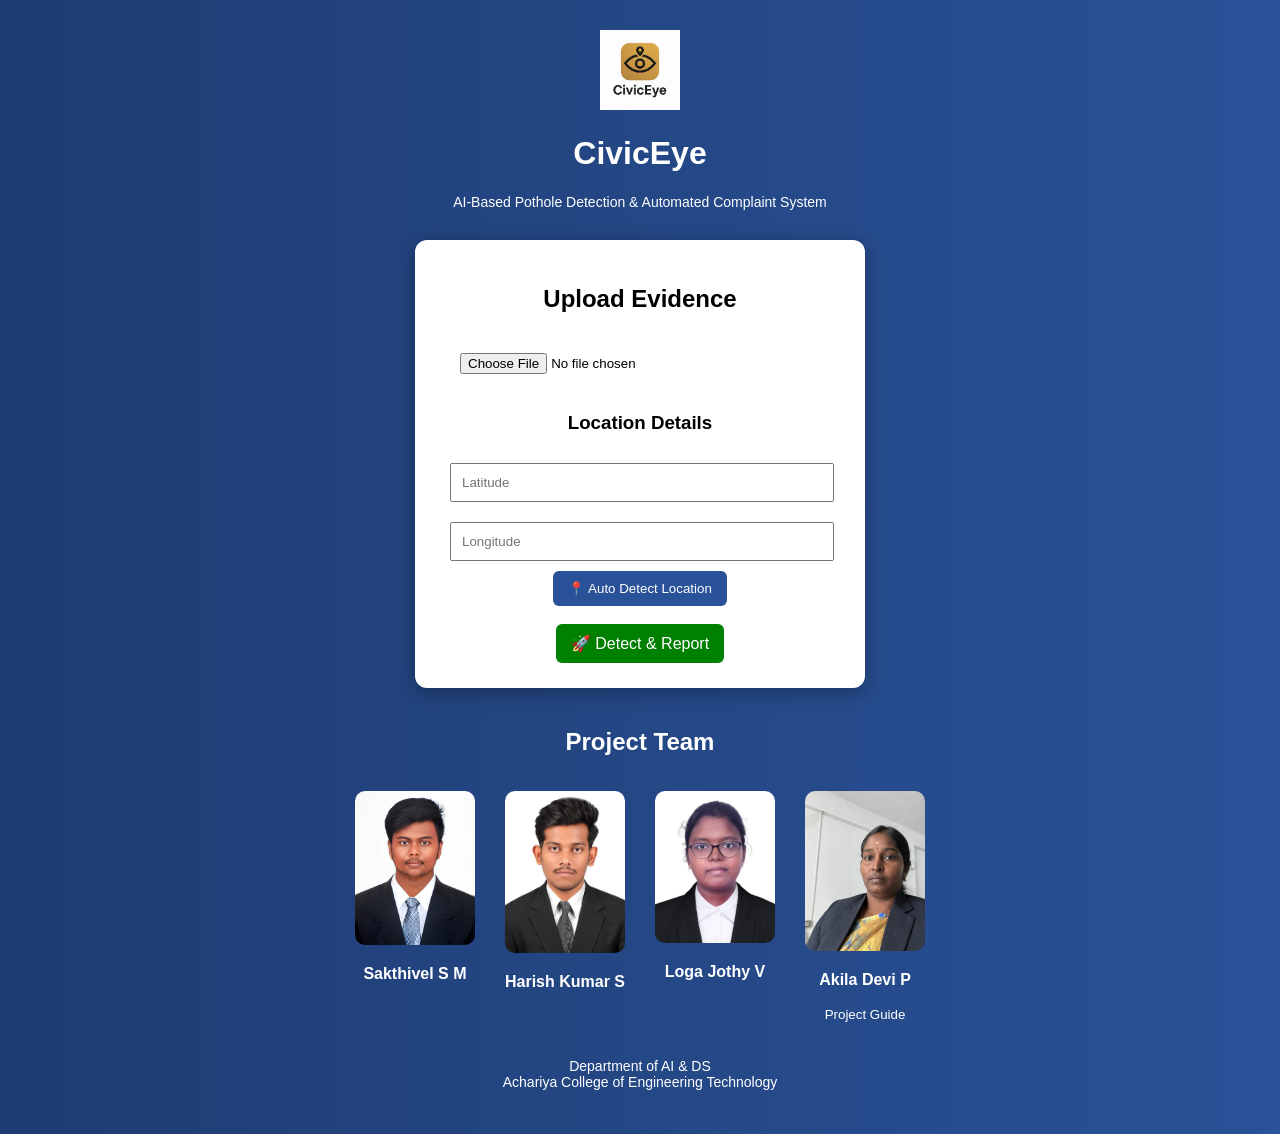
<file: templates/index.html>
<!DOCTYPE html>
<html>
<head>
    <title>CivicEye</title>
    <link rel="stylesheet" href="/static/style.css">
</head>

<body>

<div class="main">

    <!-- HEADER -->
    <div class="header">
        <img src="/static/images/logo.jpeg" class="logo">
        <h1>CivicEye</h1>
        <p class="tagline">
            AI-Based Pothole Detection & Automated Complaint System
        </p>
    </div>

    <!-- FORM CARD -->
    <div class="card">

        <h2>Upload Evidence</h2>

        <form action="/detect" method="post" enctype="multipart/form-data">

            <input type="file" name="file" required>

            <h3>Location Details</h3>

            <input type="text" name="lat" id="lat" placeholder="Latitude" required>
            <input type="text" name="lon" id="lon" placeholder="Longitude" required>

            <button type="button" onclick="getLocation()">📍 Auto Detect Location</button>

            <br><br>

            <button type="submit" class="submit-btn">🚀 Detect & Report</button>

        </form>

    </div>

    <!-- TEAM -->
    <div class="team">

        <h2>Project Team</h2>

        <div class="members">

            <div class="member">
                <img src="/static/images/sakthivel.jpg.jpeg">
                <p><b>Sakthivel S M</b></p>
            </div>

            <div class="member">
                <img src="/static/images/harish.jpg.jpeg">
                <p><b>Harish Kumar S</b></p>
            </div>

            <div class="member">
                <img src="/static/images/logajothy.jpg.jpeg">
                <p><b>Loga Jothy V</b></p>
            </div>

            <div class="member">
                <img src="/static/images/akiladevi.jpg.jpeg">
                <p><b>Akila Devi P</b></p>
                <small>Project Guide</small>
            </div>

        </div>

        <p class="college">
            Department of AI & DS<br>
            Achariya College of Engineering Technology
        </p>

    </div>

</div>

<!-- JAVASCRIPT FOR GPS -->
<script>
function getLocation() {
    if (navigator.geolocation) {
        navigator.geolocation.getCurrentPosition(function(position) {
            document.getElementById("lat").value = position.coords.latitude;
            document.getElementById("lon").value = position.coords.longitude;
        });
    } else {
        alert("Geolocation not supported");
    }
}
</script>

</body>
</html>
</file>
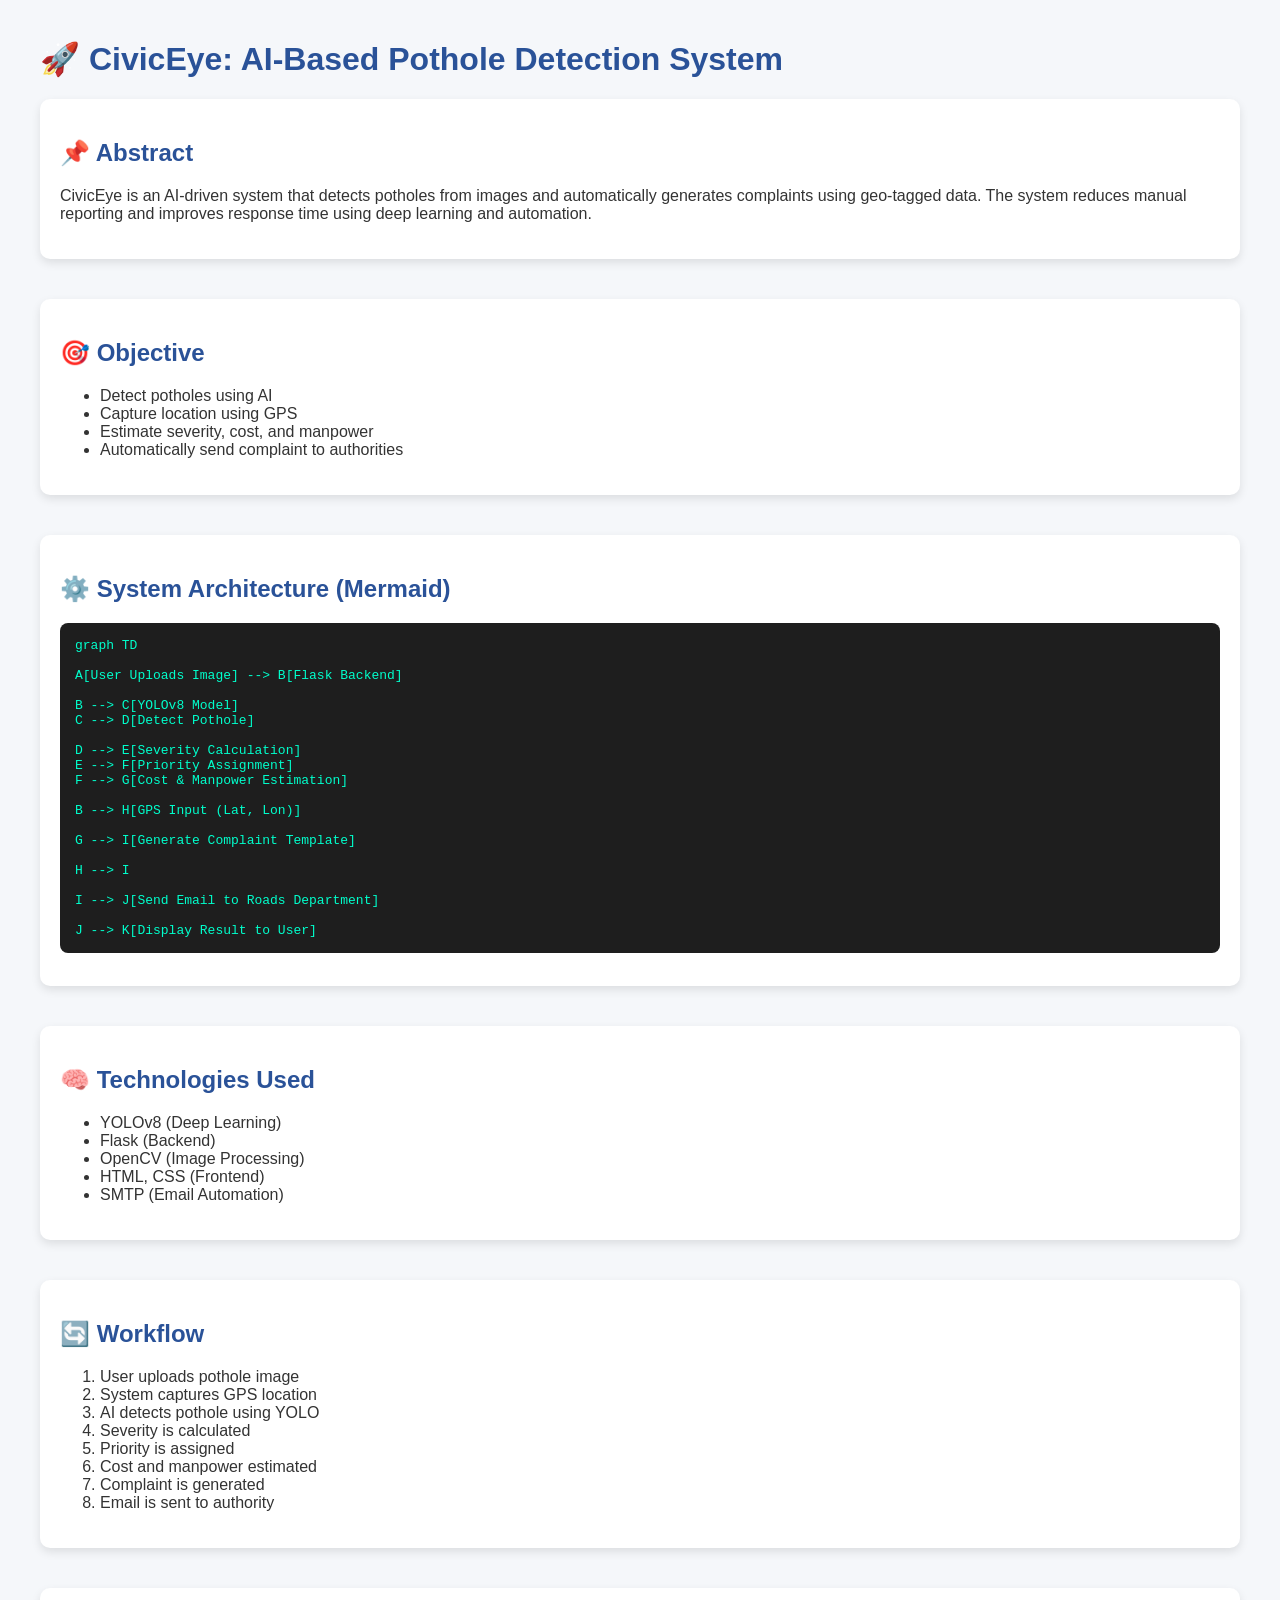
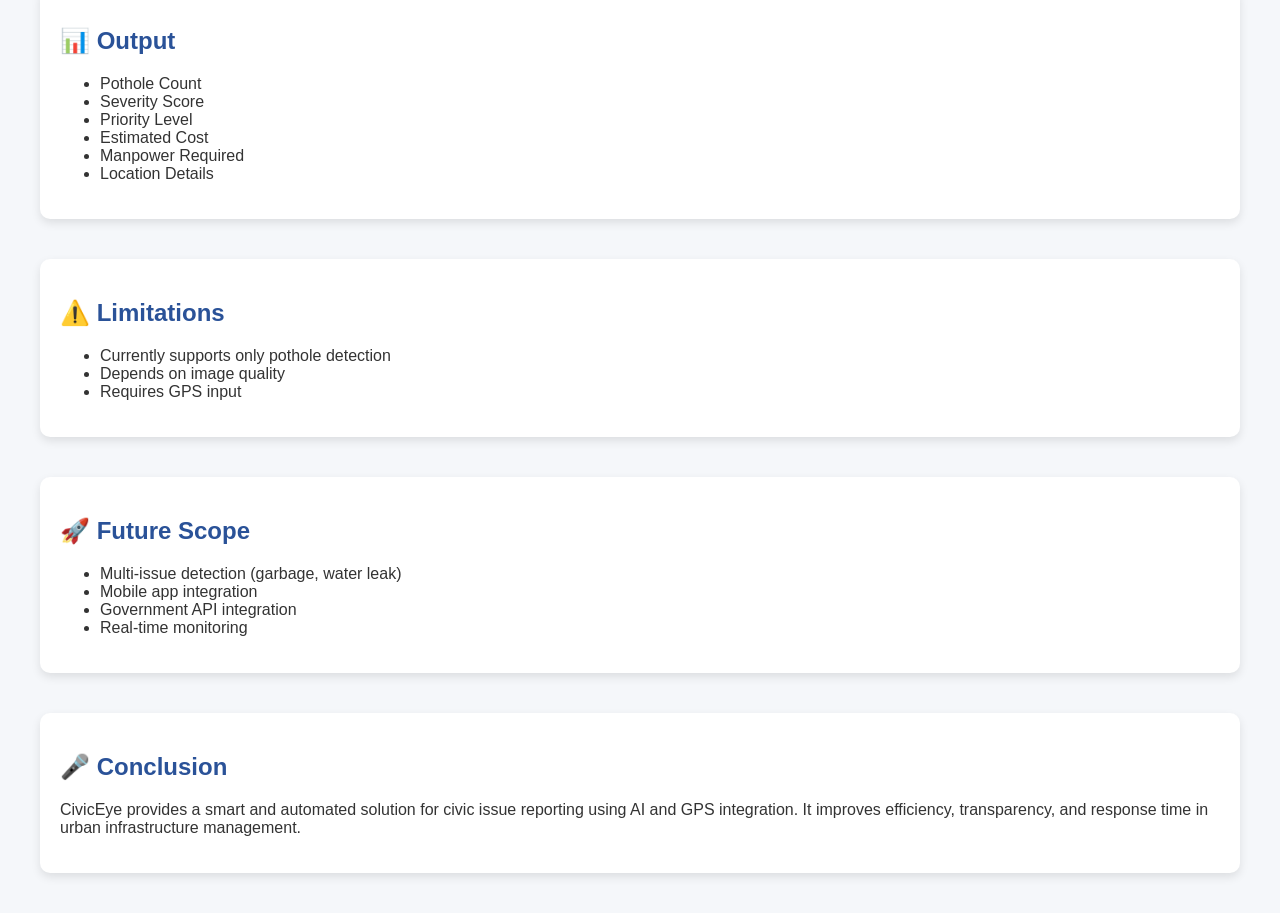
<file: sakthi.html>
<!DOCTYPE html>
<html>
<head>
    <title>CivicEye Project Documentation</title>
    <style>
        body {
            font-family: Arial;
            margin: 40px;
            background: #f5f7fa;
            color: #333;
        }
        h1, h2, h3 {
            color: #2a5298;
        }
        .section {
            margin-bottom: 40px;
        }
        .card {
            background: white;
            padding: 20px;
            border-radius: 10px;
            box-shadow: 0px 4px 10px rgba(0,0,0,0.1);
        }
        pre {
            background: #1e1e1e;
            color: #00ffcc;
            padding: 15px;
            border-radius: 8px;
            overflow-x: auto;
        }
    </style>
</head>

<body>

<h1>🚀 CivicEye: AI-Based Pothole Detection System</h1>

<div class="section card">
<h2>📌 Abstract</h2>
<p>
CivicEye is an AI-driven system that detects potholes from images and automatically generates complaints using geo-tagged data. The system reduces manual reporting and improves response time using deep learning and automation.
</p>
</div>

<div class="section card">
<h2>🎯 Objective</h2>
<ul>
<li>Detect potholes using AI</li>
<li>Capture location using GPS</li>
<li>Estimate severity, cost, and manpower</li>
<li>Automatically send complaint to authorities</li>
</ul>
</div>

<div class="section card">
<h2>⚙️ System Architecture (Mermaid)</h2>

<pre>
graph TD

A[User Uploads Image] --> B[Flask Backend]

B --> C[YOLOv8 Model]
C --> D[Detect Pothole]

D --> E[Severity Calculation]
E --> F[Priority Assignment]
F --> G[Cost & Manpower Estimation]

B --> H[GPS Input (Lat, Lon)]

G --> I[Generate Complaint Template]

H --> I

I --> J[Send Email to Roads Department]

J --> K[Display Result to User]
</pre>

</div>

<div class="section card">
<h2>🧠 Technologies Used</h2>
<ul>
<li>YOLOv8 (Deep Learning)</li>
<li>Flask (Backend)</li>
<li>OpenCV (Image Processing)</li>
<li>HTML, CSS (Frontend)</li>
<li>SMTP (Email Automation)</li>
</ul>
</div>

<div class="section card">
<h2>🔄 Workflow</h2>
<ol>
<li>User uploads pothole image</li>
<li>System captures GPS location</li>
<li>AI detects pothole using YOLO</li>
<li>Severity is calculated</li>
<li>Priority is assigned</li>
<li>Cost and manpower estimated</li>
<li>Complaint is generated</li>
<li>Email is sent to authority</li>
</ol>
</div>

<div class="section card">
<h2>📊 Output</h2>
<ul>
<li>Pothole Count</li>
<li>Severity Score</li>
<li>Priority Level</li>
<li>Estimated Cost</li>
<li>Manpower Required</li>
<li>Location Details</li>
</ul>
</div>

<div class="section card">
<h2>⚠️ Limitations</h2>
<ul>
<li>Currently supports only pothole detection</li>
<li>Depends on image quality</li>
<li>Requires GPS input</li>
</ul>
</div>

<div class="section card">
<h2>🚀 Future Scope</h2>
<ul>
<li>Multi-issue detection (garbage, water leak)</li>
<li>Mobile app integration</li>
<li>Government API integration</li>
<li>Real-time monitoring</li>
</ul>
</div>

<div class="section card">
<h2>🎤 Conclusion</h2>
<p>
CivicEye provides a smart and automated solution for civic issue reporting using AI and GPS integration. It improves efficiency, transparency, and response time in urban infrastructure management.
</p>
</div>

</body>
</html>
</file>
<file: static/style.css>
body {
    margin: 0;
    font-family: Arial;
    background: linear-gradient(to right, #1e3c72, #2a5298);
    color: white;
}

.main {
    text-align: center;
    padding: 30px;
}

.header .logo {
    width: 80px;
}

.tagline {
    font-size: 14px;
    margin-top: 5px;
}

.card {
    background: white;
    color: black;
    width: 400px;
    margin: 30px auto;
    padding: 25px;
    border-radius: 12px;
    box-shadow: 0px 4px 20px rgba(0,0,0,0.3);
}

.card input {
    width: 90%;
    padding: 10px;
    margin: 10px;
}

button {
    padding: 10px 15px;
    border: none;
    background: #2a5298;
    color: white;
    border-radius: 6px;
    cursor: pointer;
}

.submit-btn {
    background: green;
    font-size: 16px;
}

.team {
    margin-top: 40px;
}

.members {
    display: flex;
    justify-content: center;
    flex-wrap: wrap;
}

.member {
    margin: 15px;
}

.member img {
    width: 120px;
    border-radius: 10px;
}

.college {
    margin-top: 20px;
    font-size: 14px;
}
.image-box {
    margin-top: 20px;
}

.result-img {
    width: 500px;
    border-radius: 10px;
    box-shadow: 0px 4px 15px rgba(0,0,0,0.4);
}

.back-btn {
    color: white;
    text-decoration: none;
    font-weight: bold;
}

.success {
    color: limegreen;
    font-weight: bold;
}

.high {
    color: red;
    font-weight: bold;
}

.medium {
    color: orange;
    font-weight: bold;
}

.low {
    color: green;
    font-weight: bold;
}
</file>
